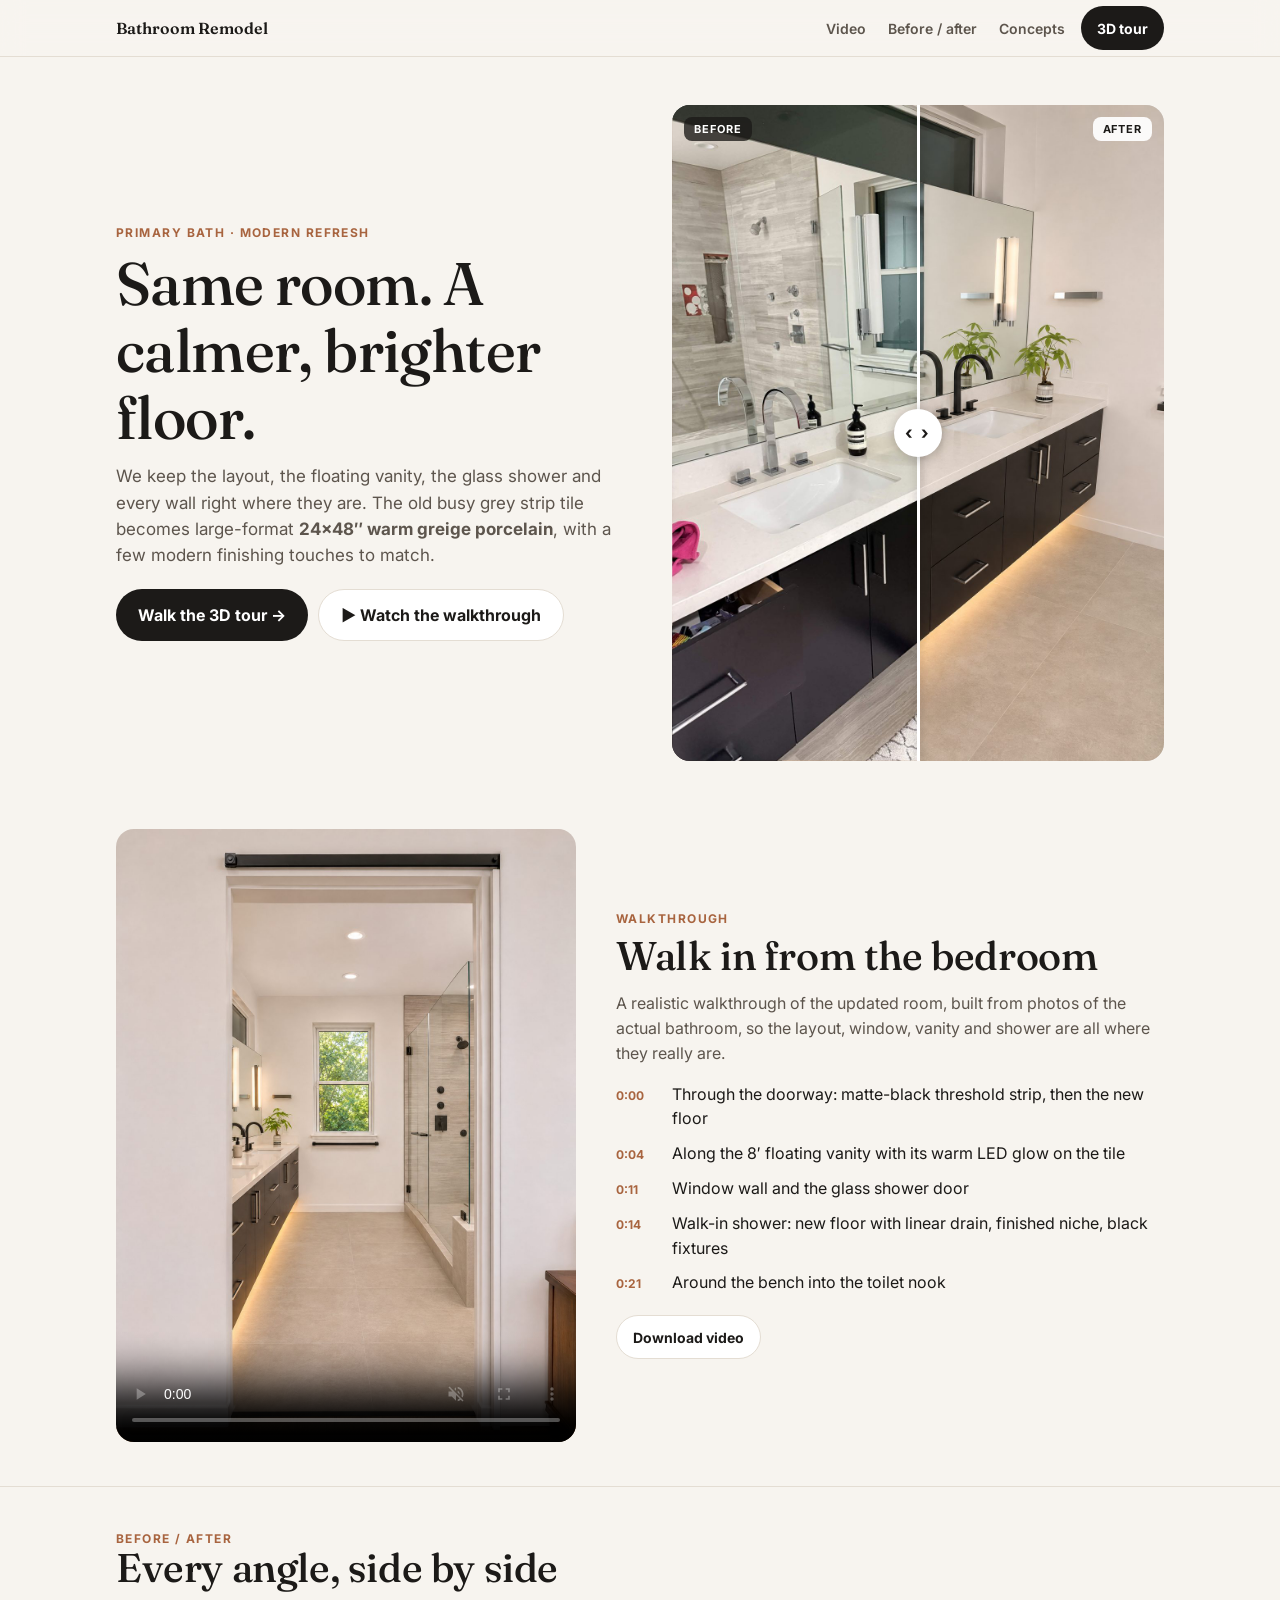
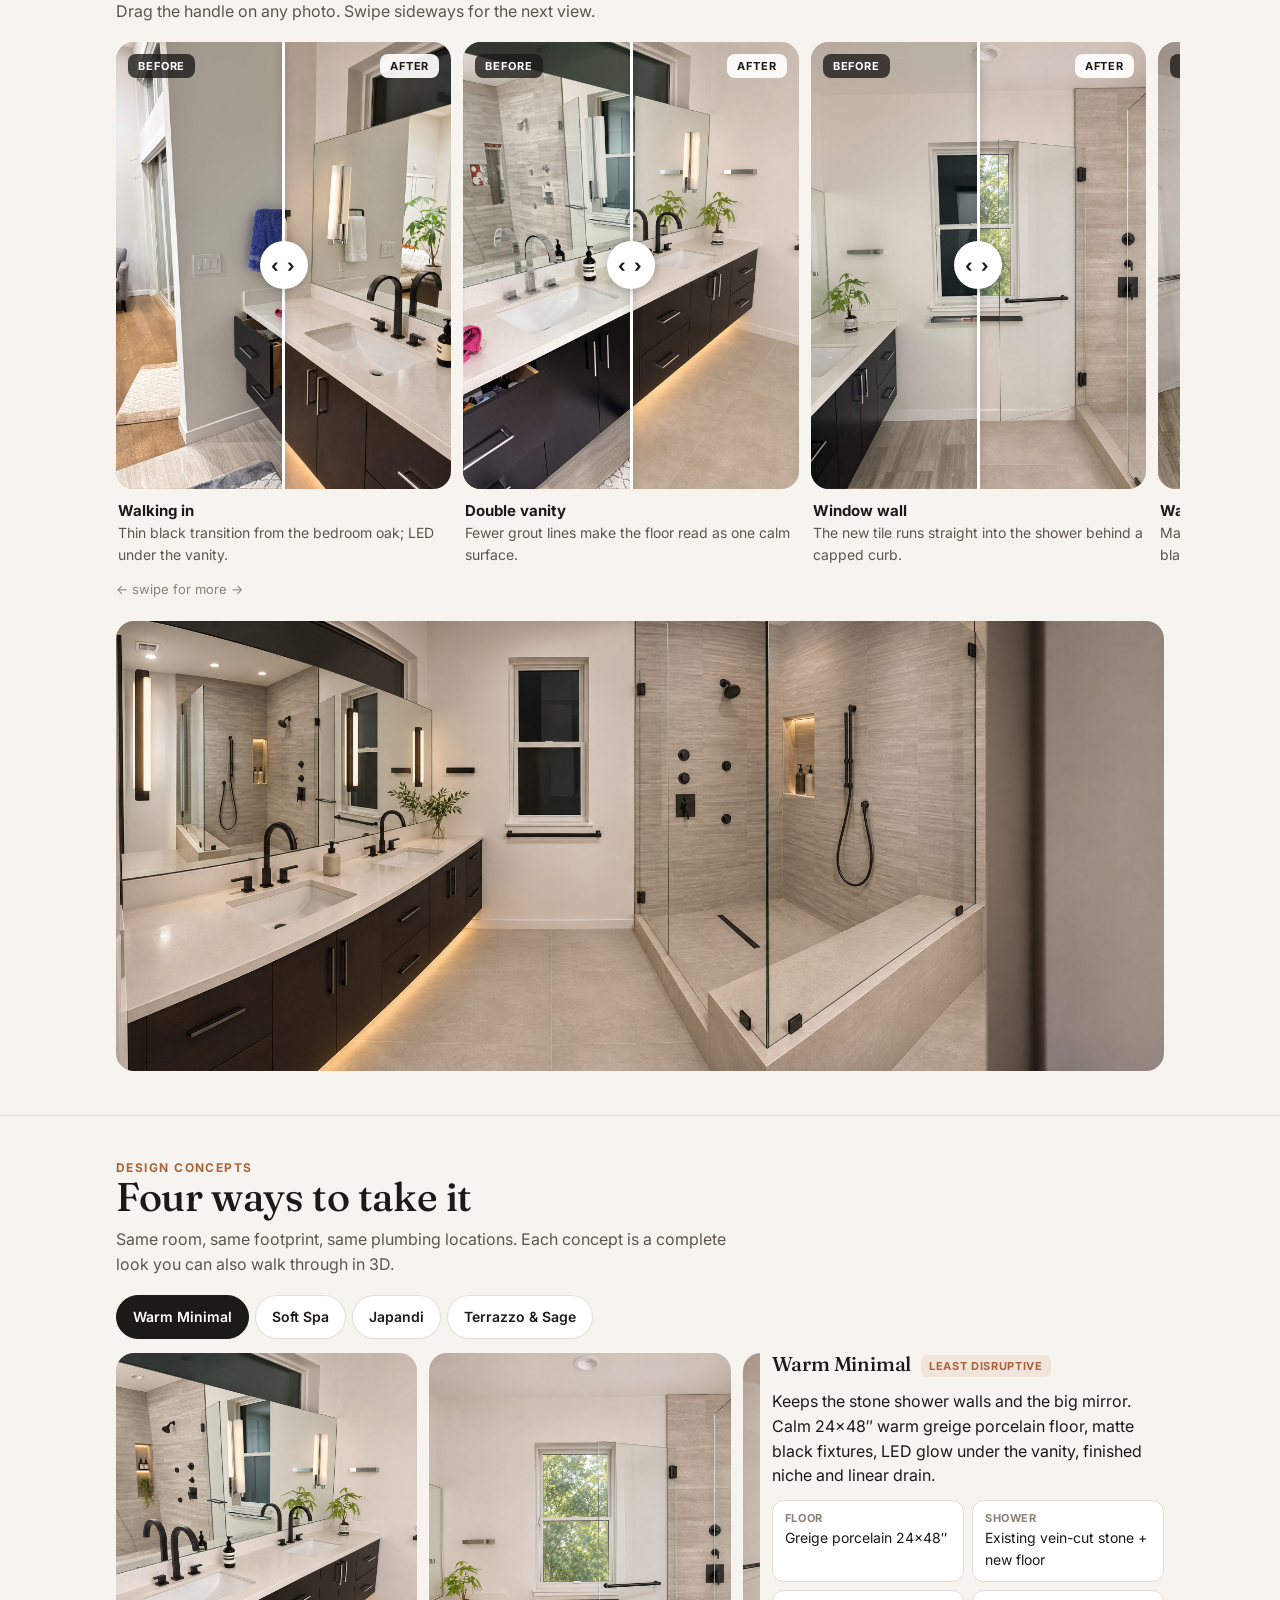
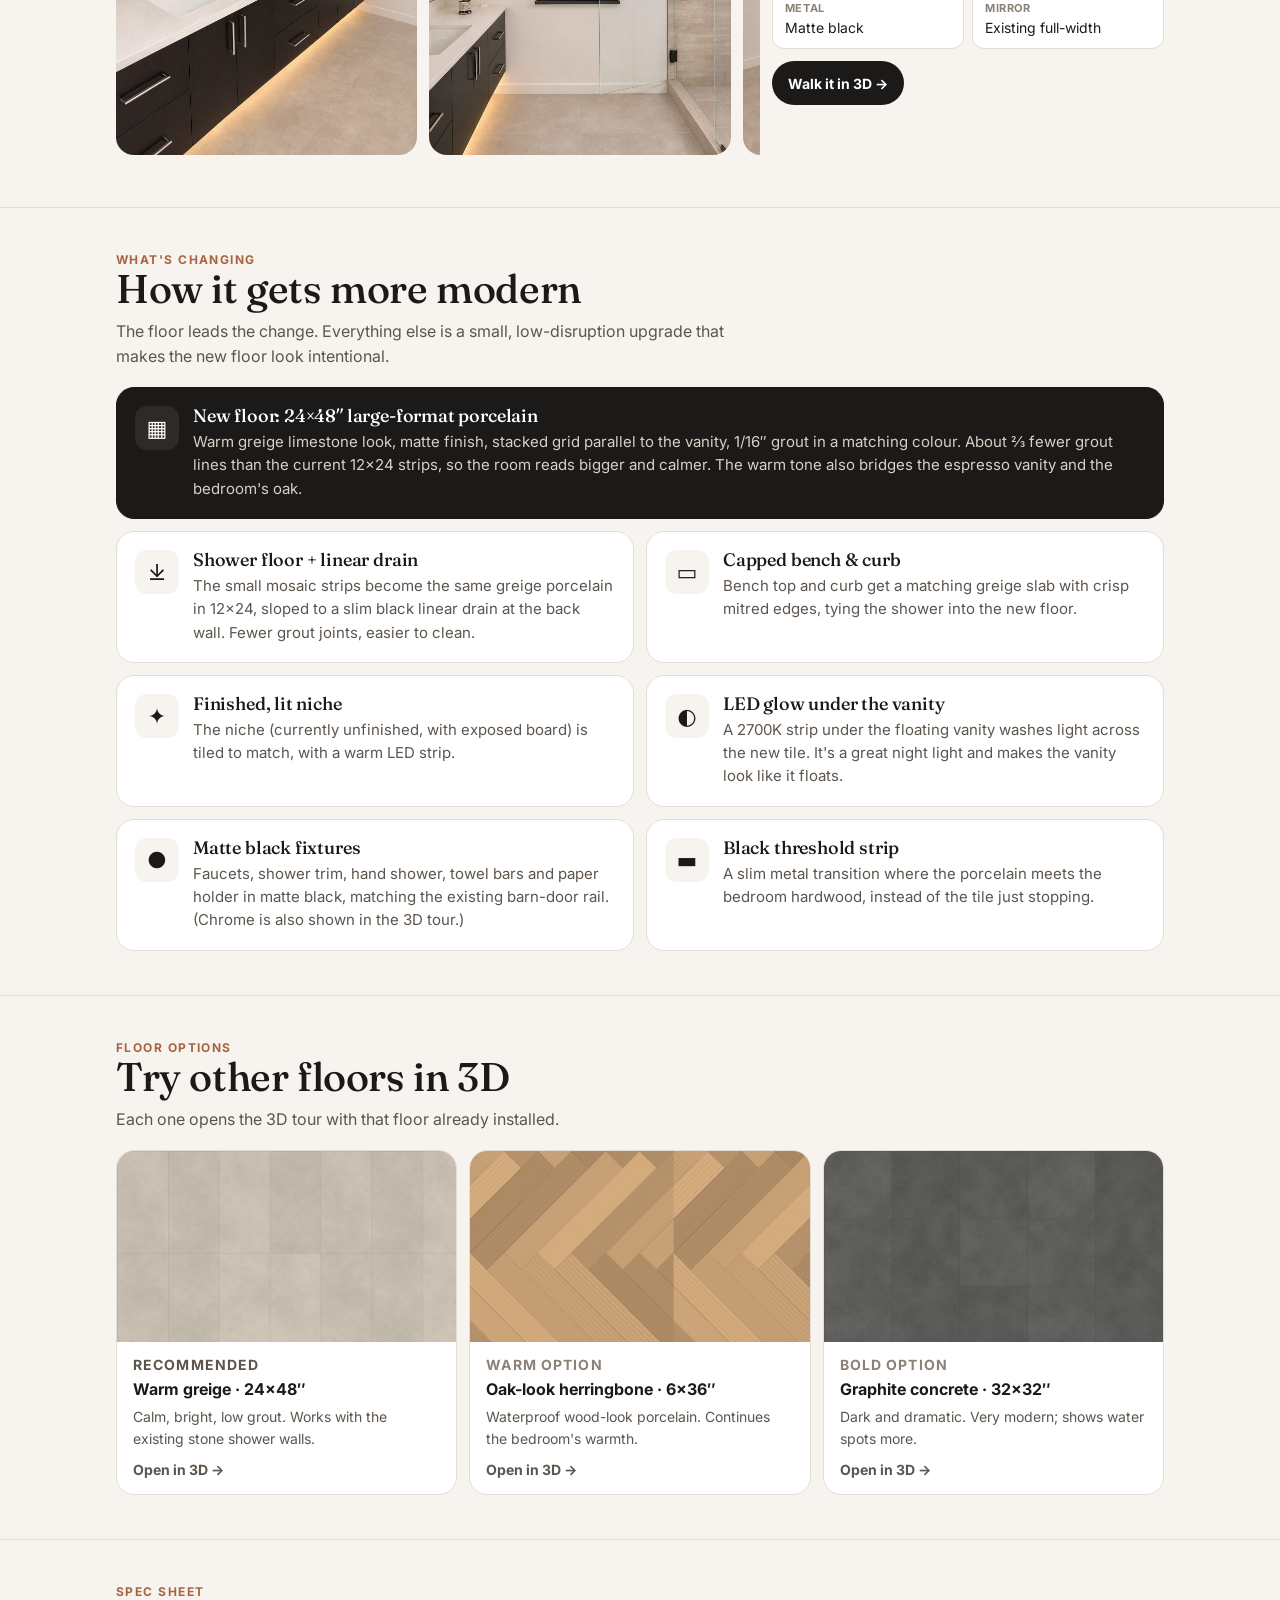
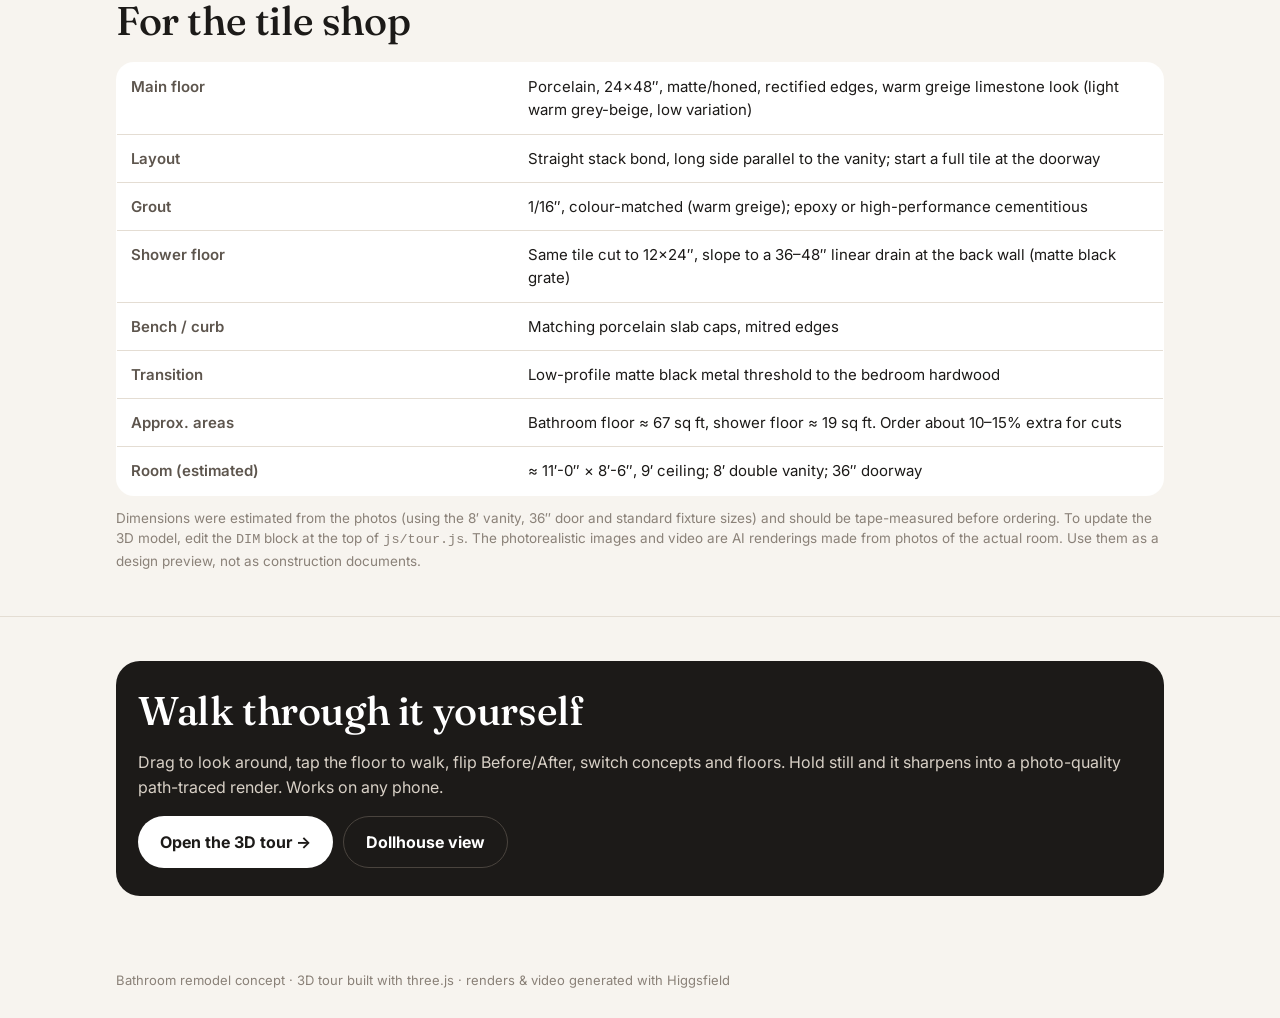
<file: index.html>
<!doctype html>
<html lang="en">
<head>
<meta charset="utf-8">
<meta name="viewport" content="width=device-width, initial-scale=1, viewport-fit=cover">
<meta name="theme-color" content="#f7f4ef">
<title>Bathroom Remodel</title>
<meta name="description" content="A modern, flooring-led redesign of our primary bathroom: before/after, a realistic walkthrough video and an interactive 3D tour.">
<meta property="og:title" content="Bathroom Remodel — modern refresh">
<meta property="og:description" content="Same room, same layout. New large-format floor and modern finishes. Walk through it in 3D.">
<meta property="og:image" content="media/after/vanity.jpg">
<link rel="preconnect" href="https://fonts.googleapis.com">
<link rel="preconnect" href="https://fonts.gstatic.com" crossorigin>
<link href="https://fonts.googleapis.com/css2?family=Fraunces:opsz,wght@9..144,500&family=Inter:wght@400;500;600;700&display=swap" rel="stylesheet">
<link rel="stylesheet" href="css/site.css">
</head>
<body>
<nav class="nav">
  <div class="wrap">
    <a class="brand" href="#">Bathroom Remodel</a>
    <a class="link hide-sm" href="#video">Video</a>
    <a class="link hide-sm" href="#rooms">Before / after</a>
    <a class="link hide-sm" href="#concepts">Concepts</a>
    <a class="btn btn-primary btn-sm" href="tour.html">3D tour</a>
  </div>
</nav>

<header class="hero">
  <div class="wrap hero-grid">
    <div>
      <div class="eyebrow">Primary bath · modern refresh</div>
      <h1>Same room. A calmer, brighter floor.</h1>
      <p class="lede">We keep the layout, the floating vanity, the glass shower and every wall right where they are. The old busy grey strip tile becomes large-format <b>24×48″ warm greige porcelain</b>, with a few modern finishing touches to match.</p>
      <div class="btns">
        <a class="btn btn-primary" href="tour.html">Walk the 3D tour →</a>
        <a class="btn btn-ghost" href="#video">▶ Watch the walkthrough</a>
      </div>
    </div>
    <div class="ba-slider" data-ba style="--pos:50%">
      <img src="media/after/vanity.jpg" alt="After: vanity with new warm greige large-format floor" fetchpriority="high">
      <img class="before" src="media/before/vanity.jpg" alt="Before: vanity with old grey strip-tile floor">
      <span class="tag b">Before</span><span class="tag a">After</span>
      <div class="handle"></div>
    </div>
  </div>
</header>

<section class="block" id="video">
  <div class="wrap video-card">
    <div class="video-frame">
      <video src="media/walkthrough.mp4" poster="media/after/entry-door.jpg" controls playsinline muted loop preload="metadata"></video>
    </div>
    <div>
      <div class="eyebrow">Walkthrough</div>
      <h2 style="margin:8px 0 12px">Walk in from the bedroom</h2>
      <p class="muted" style="margin-bottom:16px">A realistic walkthrough of the updated room, built from photos of the actual bathroom, so the layout, window, vanity and shower are all where they really are.</p>
      <ol class="steps">
        <li><b>0:00</b><span>Through the doorway: matte-black threshold strip, then the new floor</span></li>
        <li><b>0:04</b><span>Along the 8′ floating vanity with its warm LED glow on the tile</span></li>
        <li><b>0:11</b><span>Window wall and the glass shower door</span></li>
        <li><b>0:14</b><span>Walk-in shower: new floor with linear drain, finished niche, black fixtures</span></li>
        <li><b>0:21</b><span>Around the bench into the toilet nook</span></li>
      </ol>
      <div class="btns" style="margin-top:20px"><a class="btn btn-ghost btn-sm" href="media/walkthrough.mp4" download>Download video</a></div>
    </div>
  </div>
</section>

<section class="block" id="rooms">
  <div class="wrap">
    <div class="head">
      <div class="eyebrow">Before / after</div>
      <h2>Every angle, side by side</h2>
      <p>Drag the handle on any photo. Swipe sideways for the next view.</p>
    </div>
    <div class="carousel">
      <figure><div class="ba-slider" data-ba><img src="media/after/entry.jpg" alt="After"><img class="before" src="media/before/entry.jpg" alt="Before"><span class="tag b">Before</span><span class="tag a">After</span><div class="handle"></div></div>
        <figcaption><b>Walking in</b>Thin black transition from the bedroom oak; LED under the vanity.</figcaption></figure>
      <figure><div class="ba-slider" data-ba><img src="media/after/vanity.jpg" alt="After"><img class="before" src="media/before/vanity.jpg" alt="Before"><span class="tag b">Before</span><span class="tag a">After</span><div class="handle"></div></div>
        <figcaption><b>Double vanity</b>Fewer grout lines make the floor read as one calm surface.</figcaption></figure>
      <figure><div class="ba-slider" data-ba><img src="media/after/window.jpg" alt="After"><img class="before" src="media/before/window.jpg" alt="Before"><span class="tag b">Before</span><span class="tag a">After</span><div class="handle"></div></div>
        <figcaption><b>Window wall</b>The new tile runs straight into the shower behind a capped curb.</figcaption></figure>
      <figure><div class="ba-slider" data-ba><img src="media/after/shower.jpg" alt="After"><img class="before" src="media/before/shower.jpg" alt="Before"><span class="tag b">Before</span><span class="tag a">After</span><div class="handle"></div></div>
        <figcaption><b>Walk-in shower</b>Matching floor to a linear drain, finished lit niche, black fixtures.</figcaption></figure>
      <figure><div class="ba-slider" data-ba><img src="media/after/toilet.jpg" alt="After"><img class="before" src="media/before/toilet.jpg" alt="Before"><span class="tag b">Before</span><span class="tag a">After</span><div class="handle"></div></div>
        <figcaption><b>Toilet nook</b>Same footprint, cleaner floor, bench capped in greige.</figcaption></figure>
      <figure><div class="ba-slider" data-ba><img src="media/after/door.jpg" alt="After"><img class="before" src="media/before/door.jpg" alt="Before"><span class="tag b">Before</span><span class="tag a">After</span><div class="handle"></div></div>
        <figcaption><b>Barn door</b>Black threshold strip echoes the existing black barn rail.</figcaption></figure>
    </div>
    <p class="swipe-hint">← swipe for more →</p>
    <div class="wide-img" style="margin-top:22px"><img src="media/after/panorama.jpg" alt="Panorama of the redesigned bathroom" loading="lazy"></div>
  </div>
</section>

<section class="block" id="concepts">
  <div class="wrap">
    <div class="head">
      <div class="eyebrow">Design concepts</div>
      <h2>Four ways to take it</h2>
      <p>Same room, same footprint, same plumbing locations. Each concept is a complete look you can also walk through in 3D.</p>
    </div>
    <div class="tabs" role="tablist" aria-label="Design concepts">
      <button role="tab" data-concept="minimal" aria-selected="true">Warm Minimal</button>
      <button role="tab" data-concept="spa" aria-selected="false">Soft Spa</button>
      <button role="tab" data-concept="japandi" aria-selected="false">Japandi</button>
      <button role="tab" data-concept="terrazzo" aria-selected="false">Terrazzo &amp; Sage</button>
    </div>
    <div class="concept" data-panel="minimal">
      <div class="carousel"><figure><img src="media/after/vanity.jpg" alt="Warm Minimal vanity" loading="lazy"></figure><figure><img src="media/after/window.jpg" alt="Warm Minimal window wall" loading="lazy"></figure><figure><img src="media/after/shower.jpg" alt="Warm Minimal shower" loading="lazy"></figure></div>
      <div class="concept-body"><h3>Warm Minimal <span class="pill-tag">Least disruptive</span></h3><p>Keeps the stone shower walls and the big mirror. Calm 24×48″ warm greige porcelain floor, matte black fixtures, LED glow under the vanity, finished niche and linear drain.</p>
      <ul class="kv"><li><b>Floor</b>Greige porcelain 24×48″</li><li><b>Shower</b>Existing vein-cut stone + new floor</li><li><b>Metal</b>Matte black</li><li><b>Mirror</b>Existing full-width</li></ul>
      <a class="btn btn-primary btn-sm" href="tour.html?style=minimal">Walk it in 3D →</a></div>
    </div>
    <div class="concept" data-panel="spa" hidden>
      <div class="carousel"><figure><img src="media/concepts/spa/vanity.jpg" alt="Soft Spa vanity" loading="lazy"></figure><figure><img src="media/concepts/spa/window.jpg" alt="Soft Spa window wall" loading="lazy"></figure><figure><img src="media/concepts/spa/shower.jpg" alt="Soft Spa shower" loading="lazy"></figure></div>
      <div class="concept-body"><h3>Soft Spa <span class="pill-tag">Hotel feel</span></h3><p>Ivory limestone-look floor, a soft taupe textured mosaic on the shower and as a wainscot under the window, twin black-framed mirrors with polished-nickel sconces, wall-mounted faucets, a long lit niche, linen roman shade and a runner.</p>
      <ul class="kv"><li><b>Floor</b>Ivory limestone porcelain 24×24″</li><li><b>Shower</b>Taupe micro-pattern mosaic, long LED niche</li><li><b>Metal</b>Polished nickel</li><li><b>Mirror</b>Two framed rectangles</li></ul>
      <a class="btn btn-primary btn-sm" href="tour.html?style=spa">Walk it in 3D →</a></div>
    </div>
    <div class="concept" data-panel="japandi" hidden>
      <div class="carousel"><figure><img src="media/concepts/japandi/vanity.jpg" alt="Japandi vanity" loading="lazy"></figure><figure><img src="media/concepts/japandi/window.jpg" alt="Japandi window wall" loading="lazy"></figure><figure><img src="media/concepts/japandi/shower.jpg" alt="Japandi shower" loading="lazy"></figure></div>
      <div class="concept-body"><h3>Japandi Warmth <span class="pill-tag">Natural</span></h3><p>White-oak-look herringbone, the vanity refaced in fluted rift oak, round brass mirrors, warm-white zellige shower with an oak bench top, limewash walls and a bamboo shade.</p>
      <ul class="kv"><li><b>Floor</b>Oak-look porcelain herringbone 6×36″</li><li><b>Shower</b>White zellige 2×8″ vertical stack</li><li><b>Metal</b>Brushed brass</li><li><b>Mirror</b>Two round, brass edge</li></ul>
      <a class="btn btn-primary btn-sm" href="tour.html?style=japandi">Walk it in 3D →</a></div>
    </div>
    <div class="concept" data-panel="terrazzo" hidden>
      <div class="carousel"><figure><img src="media/concepts/terrazzo/vanity.jpg" alt="Terrazzo and Sage vanity" loading="lazy"></figure><figure><img src="media/concepts/terrazzo/window.jpg" alt="Terrazzo and Sage window wall" loading="lazy"></figure><figure><img src="media/concepts/terrazzo/shower.jpg" alt="Terrazzo and Sage shower" loading="lazy"></figure></div>
      <div class="concept-body"><h3>Terrazzo &amp; Sage <span class="pill-tag">Most personality</span></h3><p>Light terrazzo floor with terracotta and sage chips, glossy sage vertical-stack tile in the shower and backsplash, arched brass mirrors, globe sconces and brass pulls on the existing vanity.</p>
      <ul class="kv"><li><b>Floor</b>Terrazzo porcelain 24×24″</li><li><b>Shower</b>Sage glossy 2×10″ vertical stack</li><li><b>Metal</b>Brushed brass</li><li><b>Mirror</b>Two arched, brass frame</li></ul>
      <a class="btn btn-primary btn-sm" href="tour.html?style=terrazzo">Walk it in 3D →</a></div>
    </div>
  </div>
</section>

<section class="block" id="changes">
  <div class="wrap">
    <div class="head">
      <div class="eyebrow">What's changing</div>
      <h2>How it gets more modern</h2>
      <p>The floor leads the change. Everything else is a small, low-disruption upgrade that makes the new floor look intentional.</p>
    </div>
    <div class="changes">
      <div class="change hero-change"><div class="ic">▦</div><div><h3>New floor: 24×48″ large-format porcelain</h3><p>Warm greige limestone look, matte finish, stacked grid parallel to the vanity, 1/16″ grout in a matching colour. About ⅔ fewer grout lines than the current 12×24 strips, so the room reads bigger and calmer. The warm tone also bridges the espresso vanity and the bedroom's oak.</p></div></div>
      <div class="change"><div class="ic">⤓</div><div><h3>Shower floor + linear drain</h3><p>The small mosaic strips become the same greige porcelain in 12×24, sloped to a slim black linear drain at the back wall. Fewer grout joints, easier to clean.</p></div></div>
      <div class="change"><div class="ic">▭</div><div><h3>Capped bench &amp; curb</h3><p>Bench top and curb get a matching greige slab with crisp mitred edges, tying the shower into the new floor.</p></div></div>
      <div class="change"><div class="ic">✦</div><div><h3>Finished, lit niche</h3><p>The niche (currently unfinished, with exposed board) is tiled to match, with a warm LED strip.</p></div></div>
      <div class="change"><div class="ic">◐</div><div><h3>LED glow under the vanity</h3><p>A 2700K strip under the floating vanity washes light across the new tile. It's a great night light and makes the vanity look like it floats.</p></div></div>
      <div class="change"><div class="ic">●</div><div><h3>Matte black fixtures</h3><p>Faucets, shower trim, hand shower, towel bars and paper holder in matte black, matching the existing barn-door rail. (Chrome is also shown in the 3D tour.)</p></div></div>
      <div class="change"><div class="ic">▬</div><div><h3>Black threshold strip</h3><p>A slim metal transition where the porcelain meets the bedroom hardwood, instead of the tile just stopping.</p></div></div>
    </div>
  </div>
</section>

<section class="block" id="floors">
  <div class="wrap">
    <div class="head">
      <div class="eyebrow">Floor options</div>
      <h2>Try other floors in 3D</h2>
      <p>Each one opens the 3D tour with that floor already installed.</p>
    </div>
    <div class="floors">
      <a class="floor" href="tour.html?floor=greige"><div class="sw" style="background-image:url(textures/floor_greige.jpg)"></div><div class="body"><span class="rec">Recommended</span><b>Warm greige · 24×48″</b><span>Calm, bright, low grout. Works with the existing stone shower walls.</span><span class="go">Open in 3D →</span></div></a>
      <a class="floor" href="tour.html?floor=herringbone"><div class="sw" style="background-image:url(textures/floor_herringbone.jpg)"></div><div class="body"><span class="rec" style="color:var(--ink-3)">Warm option</span><b>Oak-look herringbone · 6×36″</b><span>Waterproof wood-look porcelain. Continues the bedroom's warmth.</span><span class="go">Open in 3D →</span></div></a>
      <a class="floor" href="tour.html?floor=graphite"><div class="sw" style="background-image:url(textures/floor_graphite.jpg)"></div><div class="body"><span class="rec" style="color:var(--ink-3)">Bold option</span><b>Graphite concrete · 32×32″</b><span>Dark and dramatic. Very modern; shows water spots more.</span><span class="go">Open in 3D →</span></div></a>
    </div>
  </div>
</section>

<section class="block" id="specs">
  <div class="wrap">
    <div class="head">
      <div class="eyebrow">Spec sheet</div>
      <h2>For the tile shop</h2>
    </div>
    <table class="spec-table">
      <tr><th>Main floor</th><td>Porcelain, 24×48″, matte/honed, rectified edges, warm greige limestone look (light warm grey-beige, low variation)</td></tr>
      <tr><th>Layout</th><td>Straight stack bond, long side parallel to the vanity; start a full tile at the doorway</td></tr>
      <tr><th>Grout</th><td>1/16″, colour-matched (warm greige); epoxy or high-performance cementitious</td></tr>
      <tr><th>Shower floor</th><td>Same tile cut to 12×24″, slope to a 36–48″ linear drain at the back wall (matte black grate)</td></tr>
      <tr><th>Bench / curb</th><td>Matching porcelain slab caps, mitred edges</td></tr>
      <tr><th>Transition</th><td>Low-profile matte black metal threshold to the bedroom hardwood</td></tr>
      <tr><th>Approx. areas</th><td>Bathroom floor ≈ 67 sq ft, shower floor ≈ 19 sq ft. Order about 10–15% extra for cuts</td></tr>
      <tr><th>Room (estimated)</th><td>≈ 11′-0″ × 8′-6″, 9′ ceiling; 8′ double vanity; 36″ doorway</td></tr>
    </table>
    <p class="note">Dimensions were estimated from the photos (using the 8′ vanity, 36″ door and standard fixture sizes) and should be tape-measured before ordering. To update the 3D model, edit the <code>DIM</code> block at the top of <code>js/tour.js</code>. The photorealistic images and video are AI renderings made from photos of the actual room. Use them as a design preview, not as construction documents.</p>
  </div>
</section>

<section class="block">
  <div class="wrap">
    <div class="cta-band">
      <h2>Walk through it yourself</h2>
      <p>Drag to look around, tap the floor to walk, flip Before/After, switch concepts and floors. Hold still and it sharpens into a photo-quality path-traced render. Works on any phone.</p>
      <div class="btns"><a class="btn btn-primary" href="tour.html">Open the 3D tour →</a><a class="btn btn-ghost" style="background:transparent;color:#fff;border-color:#4a443e" href="tour.html?mode=doll">Dollhouse view</a></div>
    </div>
  </div>
</section>

<footer><div class="wrap">Bathroom remodel concept · 3D tour built with three.js · renders &amp; video generated with Higgsfield</div></footer>

<script>
// Concept tabs
document.querySelectorAll('[data-concept]').forEach((t) => t.addEventListener('click', () => {
  document.querySelectorAll('[data-concept]').forEach((b) => b.setAttribute('aria-selected', String(b === t)));
  document.querySelectorAll('[data-panel]').forEach((p) => { p.hidden = p.dataset.panel !== t.dataset.concept; });
}));
// Before/after sliders — pointer events so they work with touch, pen and mouse.
// touch-action: pan-y keeps vertical page scrolling while horizontal drags move the handle.
// In the swipeable carousel: drag the handle to compare, tap to jump, swipe elsewhere to page.
document.querySelectorAll('[data-ba]').forEach((el) => {
  const inCarousel = !!el.closest('.carousel');
  let active = false, sx = 0, sy = 0, decided = false;
  const handleX = () => { const r = el.getBoundingClientRect(); return r.left + r.width * (parseFloat(el.style.getPropertyValue('--pos')) || 50) / 100; };
  const nearHandle = (x) => Math.abs(x - handleX()) < 44;
  const set = (x) => {
    const r = el.getBoundingClientRect();
    const p = Math.max(0, Math.min(100, ((x - r.left) / r.width) * 100));
    el.style.setProperty('--pos', p + '%');
  };
  if (!el.style.getPropertyValue('--pos')) el.style.setProperty('--pos', '50%');
  // grabbing the handle on a phone must not scroll the carousel/page
  el.addEventListener('touchstart', (e) => { if (inCarousel && nearHandle(e.touches[0].clientX)) e.preventDefault(); }, { passive: false });
  el.addEventListener('pointerdown', (e) => {
    active = true; sx = e.clientX; sy = e.clientY;
    decided = e.pointerType === 'mouse' || nearHandle(e.clientX);
    if (decided) { el.setPointerCapture(e.pointerId); if (e.pointerType === 'mouse') set(e.clientX); }
  });
  el.addEventListener('pointermove', (e) => {
    if (!active) return;
    if (!decided) {
      const dx = Math.abs(e.clientX - sx), dy = Math.abs(e.clientY - sy);
      if (dx < 6 && dy < 6) return;
      if (dy > dx || inCarousel) { active = false; return; } // let the page / carousel scroll
      decided = true; el.setPointerCapture(e.pointerId);
    }
    set(e.clientX);
  });
  const end = (e) => { if (active && !decided && e.type === 'pointerup') set(e.clientX); active = false; };
  el.addEventListener('pointerup', end); el.addEventListener('pointercancel', end);
  el.tabIndex = 0; el.setAttribute('role', 'slider'); el.setAttribute('aria-label', 'Before and after comparison');
  el.addEventListener('keydown', (e) => {
    const cur = parseFloat(getComputedStyle(el).getPropertyValue('--pos')) || 50;
    if (e.key === 'ArrowLeft') el.style.setProperty('--pos', Math.max(0, cur - 5) + '%');
    if (e.key === 'ArrowRight') el.style.setProperty('--pos', Math.min(100, cur + 5) + '%');
  });
});
</script>
</body>
</html>
</file>
<file: css/site.css>
:root {
  --ink: #1c1a18;
  --ink-2: #5d554d;
  --ink-3: #8a8178;
  --paper: #f7f4ef;
  --card: #ffffff;
  --line: #e4ddd3;
  --accent: #a8643f;
  --greige: #cfc6b9;
  --sans: "Inter", system-ui, -apple-system, "Segoe UI", Roboto, sans-serif;
  --serif: "Fraunces", Georgia, "Times New Roman", serif;
  --gutter: 16px;
  --radius: 18px;
}
* { box-sizing: border-box; }
html { -webkit-text-size-adjust: 100%; }
body { margin: 0; background: var(--paper); color: var(--ink); font: 16px/1.55 var(--sans); -webkit-font-smoothing: antialiased; }
img, video { max-width: 100%; display: block; }
a { color: inherit; }
button { font-family: inherit; }
:focus-visible { outline: 3px solid var(--accent); outline-offset: 2px; }

.wrap { width: 100%; max-width: 1080px; margin: 0 auto; padding: 0 var(--gutter); }
.eyebrow { font: 700 12px var(--sans); letter-spacing: .12em; text-transform: uppercase; color: var(--accent); }
h1, h2, h3 { font-family: var(--serif); font-weight: 500; letter-spacing: -.01em; line-height: 1.12; margin: 0; }
h1 { font-size: clamp(34px, 8vw, 60px); }
h2 { font-size: clamp(26px, 5.6vw, 40px); }
h3 { font-size: 20px; }
p { margin: 0; }
.muted { color: var(--ink-2); }

/* nav */
.nav { position: sticky; top: 0; z-index: 10; background: rgba(247,244,239,.88); -webkit-backdrop-filter: blur(12px); backdrop-filter: blur(12px); border-bottom: 1px solid var(--line); padding-top: env(safe-area-inset-top); }
.nav .wrap { display: flex; align-items: center; gap: 10px; height: 56px; }
.brand { font: 600 16px var(--serif); text-decoration: none; margin-right: auto; }
.nav a.link { font: 600 14px var(--sans); text-decoration: none; color: var(--ink-2); padding: 10px 6px; }
@media (max-width: 520px) { .nav a.link.hide-sm { display: none; } }

/* buttons */
.btn { display: inline-flex; align-items: center; justify-content: center; gap: 8px; min-height: 52px; padding: 0 22px; border-radius: 999px; font: 700 16px var(--sans); text-decoration: none; border: 0; cursor: pointer; }
.btn-primary { background: var(--ink); color: #fff; }
.btn-ghost { background: #fff; color: var(--ink); border: 1.5px solid var(--line); }
.btn-sm { min-height: 44px; font-size: 14px; padding: 0 16px; }
.btns { display: flex; flex-wrap: wrap; gap: 10px; }
@media (max-width: 520px) { .btns .btn { flex: 1 1 100%; } }

/* hero */
.hero { padding: 28px 0 8px; }
.hero h1 { margin: 10px 0 12px; }
.hero .lede { font-size: 17px; color: var(--ink-2); max-width: 56ch; margin-bottom: 20px; }

/* before/after slider */
.ba-slider { position: relative; overflow: hidden; border-radius: var(--radius); background: #ddd; user-select: none; -webkit-user-select: none; touch-action: pan-y; cursor: ew-resize; aspect-ratio: 3 / 4; }
.ba-slider img { position: absolute; inset: 0; width: 100%; height: 100%; object-fit: cover; pointer-events: none; }
.ba-slider .before { clip-path: inset(0 calc(100% - var(--pos, 50%)) 0 0); }
.ba-slider .handle { position: absolute; top: 0; bottom: 0; left: var(--pos, 50%); width: 3px; margin-left: -1.5px; background: #fff; box-shadow: 0 0 10px rgba(0,0,0,.3); pointer-events: none; }
.ba-slider .handle::after { content: "‹ ›"; position: absolute; top: 50%; left: 50%; transform: translate(-50%, -50%); width: 48px; height: 48px; border-radius: 50%; background: #fff; color: var(--ink); display: grid; place-items: center; font: 700 18px var(--sans); box-shadow: 0 2px 12px rgba(0,0,0,.25); letter-spacing: 2px; }
.ba-slider .tag { position: absolute; top: 12px; padding: 5px 10px; border-radius: 8px; font: 700 11px var(--sans); letter-spacing: .08em; text-transform: uppercase; pointer-events: none; }
.ba-slider .tag.b { left: 12px; background: rgba(28,26,24,.78); color: #fff; }
.ba-slider .tag.a { right: 12px; background: rgba(255,255,255,.92); color: var(--ink); }

.hero-grid { display: grid; gap: 18px; }
@media (min-width: 860px) { .hero-grid { grid-template-columns: 1.05fr 1fr; align-items: center; gap: 40px; } .hero { padding: 48px 0 24px; } }

/* sections */
section.block { padding: 44px 0; }
section.block + section.block { border-top: 1px solid var(--line); }
.head { margin-bottom: 18px; }
.head p { margin-top: 8px; color: var(--ink-2); max-width: 62ch; }

/* video */
.video-card { display: grid; gap: 18px; }
.video-frame { border-radius: var(--radius); overflow: hidden; background: #111; aspect-ratio: 3 / 4; max-width: 460px; width: 100%; margin: 0 auto; }
.video-frame video { width: 100%; height: 100%; object-fit: cover; }
@media (min-width: 860px) { .video-card { grid-template-columns: 460px 1fr; align-items: center; gap: 40px; } }
.steps { list-style: none; padding: 0; margin: 0; display: grid; gap: 10px; }
.steps li { display: flex; gap: 12px; align-items: baseline; }
.steps b { font: 700 12px var(--sans); color: var(--accent); min-width: 44px; }

/* carousel */
.carousel { display: grid; grid-auto-flow: column; grid-auto-columns: 82%; gap: 12px; overflow-x: auto; scroll-snap-type: x mandatory; padding: 0 var(--gutter) 8px; margin: 0 calc(-1 * var(--gutter)); scrollbar-width: none; overscroll-behavior-x: contain; }
.carousel::-webkit-scrollbar { display: none; }
.carousel > figure { scroll-snap-align: center; margin: 0; }
.carousel .ba-slider { touch-action: pan-x pan-y; cursor: pointer; }
.carousel figcaption { padding: 10px 2px 0; font-size: 14px; color: var(--ink-2); }
.carousel figcaption b { color: var(--ink); display: block; font-size: 15px; }
@media (min-width: 700px) { .carousel { grid-auto-columns: 46%; } }
@media (min-width: 1000px) { .carousel { grid-auto-columns: 32%; } }
.swipe-hint { font-size: 13px; color: var(--ink-3); margin-top: 6px; }

/* change list */
.changes { display: grid; gap: 12px; }
@media (min-width: 760px) { .changes { grid-template-columns: 1fr 1fr; } }
.change { background: var(--card); border: 1px solid var(--line); border-radius: var(--radius); padding: 18px; display: grid; grid-template-columns: 44px 1fr; gap: 14px; }
.change .ic { width: 44px; height: 44px; border-radius: 12px; background: var(--paper); display: grid; place-items: center; font-size: 22px; }
.change h3 { font-size: 18px; margin-bottom: 4px; }
.change p { font-size: 15px; color: var(--ink-2); }
.change.hero-change { grid-column: 1 / -1; background: var(--ink); color: #fff; border-color: var(--ink); }
.change.hero-change p { color: #d8d0c6; }
.change.hero-change .ic { background: #2e2a26; }

/* floor options */
.floors { display: grid; gap: 12px; grid-template-columns: 1fr; }
@media (min-width: 700px) { .floors { grid-template-columns: repeat(3, 1fr); } }
.floor { background: var(--card); border: 1px solid var(--line); border-radius: var(--radius); overflow: hidden; display: flex; flex-direction: column; text-decoration: none; }
.floor .sw { aspect-ratio: 16 / 9; background-size: 60%; }
.floor .body { padding: 14px 16px 16px; display: grid; gap: 4px; }
.floor .body span { font-size: 14px; color: var(--ink-2); }
.floor .rec { font: 700 11px var(--sans); letter-spacing: .08em; text-transform: uppercase; color: var(--accent); }
.floor .go { margin-top: 8px; font: 700 14px var(--sans); }

/* spec table */
.spec-table { width: 100%; border-collapse: collapse; background: var(--card); border-radius: var(--radius); overflow: hidden; border: 1px solid var(--line); font-size: 15px; }
.spec-table th, .spec-table td { text-align: left; padding: 12px 14px; border-bottom: 1px solid var(--line); vertical-align: top; }
.spec-table th { width: 38%; font-weight: 600; color: var(--ink-2); }
.spec-table tr:last-child th, .spec-table tr:last-child td { border-bottom: 0; }
.note { font-size: 13.5px; color: var(--ink-3); margin-top: 12px; }

.wide-img { border-radius: var(--radius); overflow: hidden; }
.cta-band { background: var(--ink); color: #fff; border-radius: 24px; padding: 28px 22px; display: grid; gap: 16px; }
.cta-band p { color: #d8d0c6; }
.cta-band .btn-primary { background: #fff; color: var(--ink); }
footer { padding: 30px 0 calc(30px + env(safe-area-inset-bottom)); font-size: 13px; color: var(--ink-3); }

/* concepts */
.tabs { display: flex; gap: 6px; overflow-x: auto; scrollbar-width: none; margin: 0 calc(-1 * var(--gutter)) 14px; padding: 0 var(--gutter); }
.tabs::-webkit-scrollbar { display: none; }
.tabs button { flex: 0 0 auto; min-height: 44px; padding: 0 16px; border-radius: 999px; border: 1.5px solid var(--line); background: #fff; font: 600 14px var(--sans); color: var(--ink); cursor: pointer; }
.tabs button[aria-selected="true"] { background: var(--ink); color: #fff; border-color: var(--ink); }
.concept .carousel img { border-radius: var(--radius); aspect-ratio: 3 / 4; object-fit: cover; width: 100%; }
.concept-body { display: grid; gap: 12px; margin-top: 14px; }
.concept-body .btn { justify-self: start; }
.pill-tag { display: inline-block; vertical-align: middle; font: 700 11px var(--sans); letter-spacing: .06em; text-transform: uppercase; color: var(--accent); background: #f1e4da; padding: 4px 8px; border-radius: 6px; margin-left: 6px; }
.kv { list-style: none; padding: 0; margin: 0; display: grid; grid-template-columns: 1fr 1fr; gap: 8px; }
.kv li { background: #fff; border: 1px solid var(--line); border-radius: 12px; padding: 10px 12px; font-size: 14px; }
.kv b { display: block; font: 700 11px var(--sans); letter-spacing: .06em; text-transform: uppercase; color: var(--ink-3); margin-bottom: 2px; }
@media (min-width: 860px) { .concept { display: grid; grid-template-columns: 1.6fr 1fr; gap: 28px; align-items: start; } .concept[hidden] { display: none; } .concept .carousel { grid-auto-columns: 48%; } .concept-body { margin-top: 0; } }
</file>
